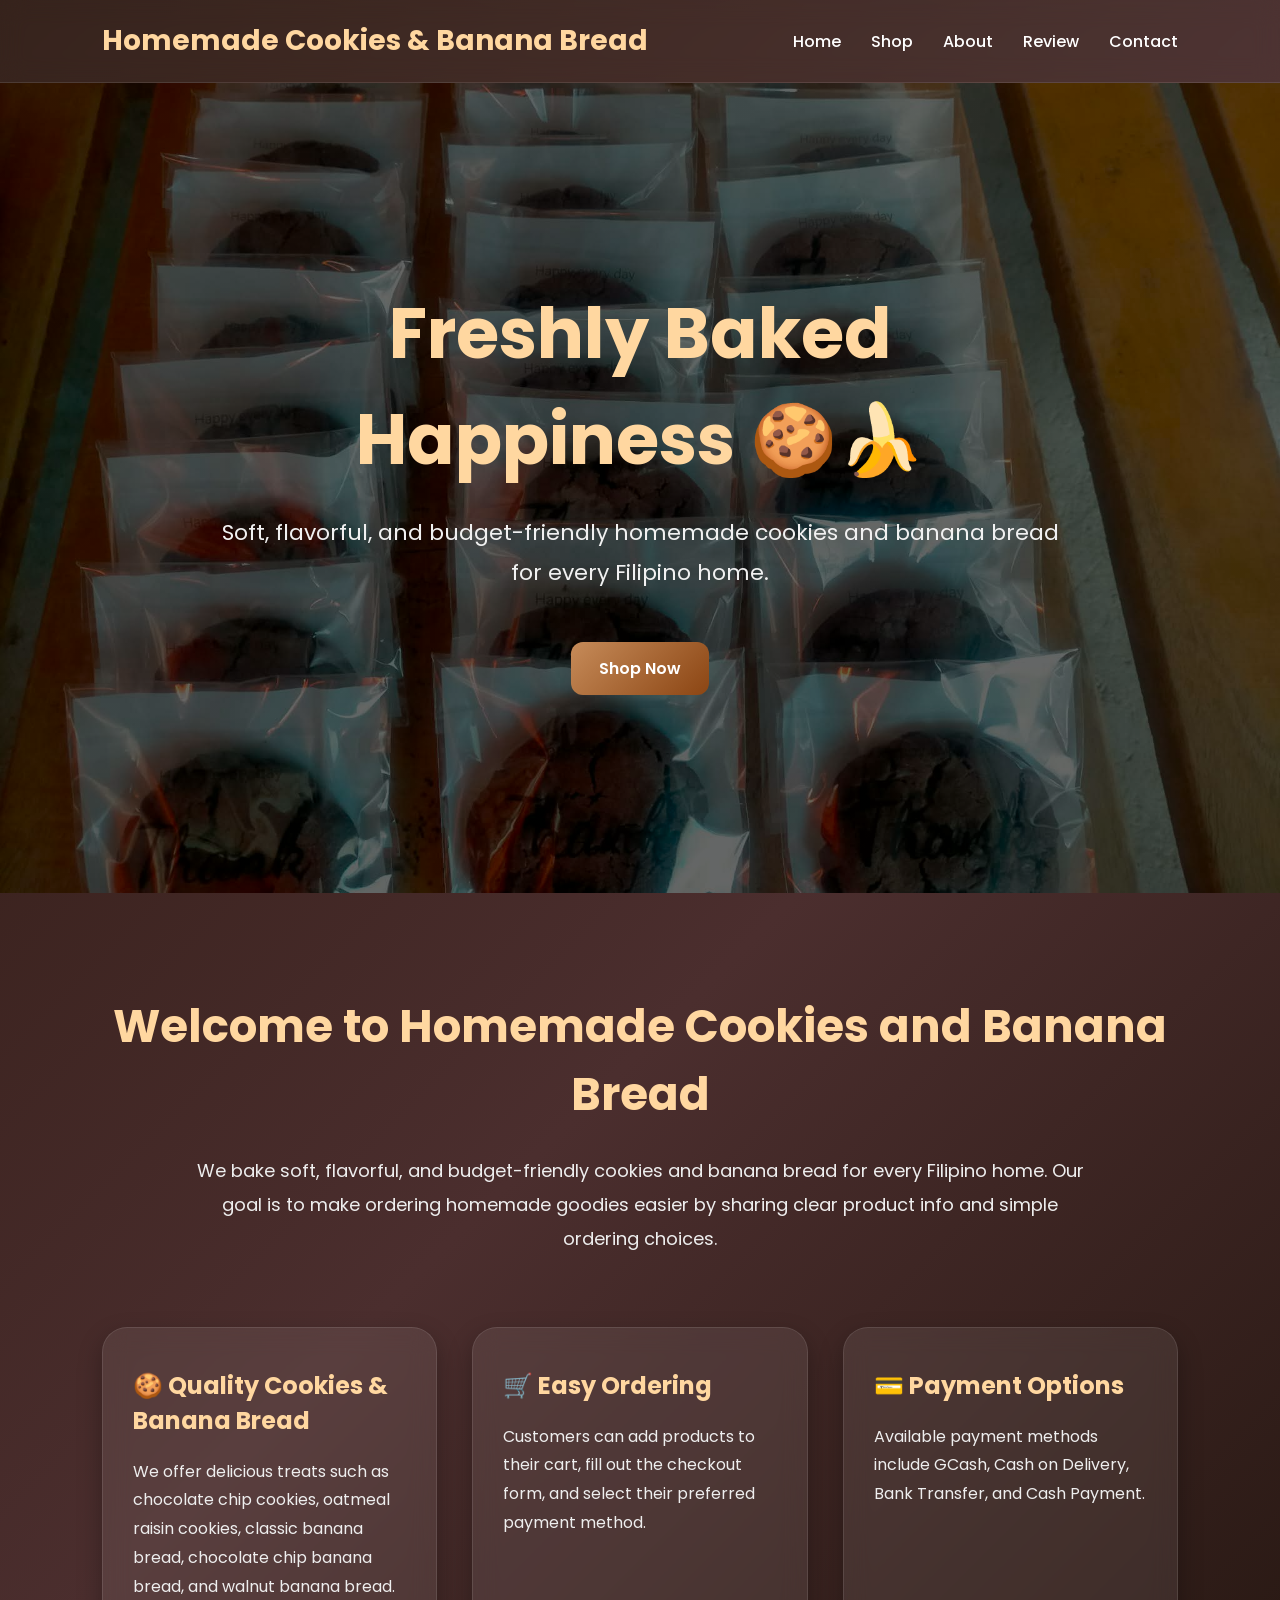
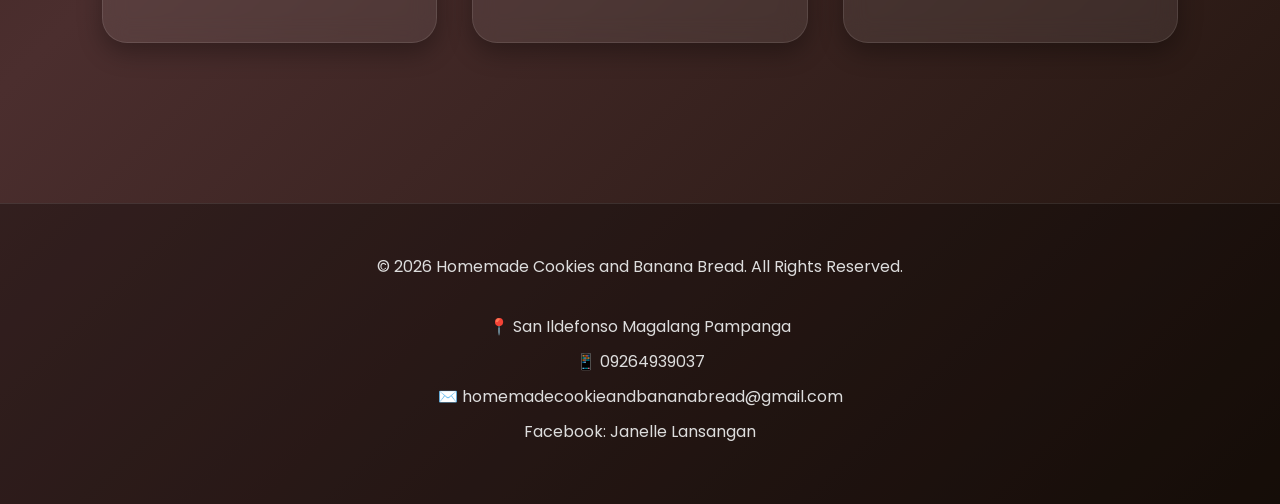
<file: index.html>
<!DOCTYPE html>
<html lang="en">
<head>
    <meta charset="UTF-8">
    <meta name="viewport" content="width=device-width, initial-scale=1.0">
    <title>Homemade Cookies & Banana Bread</title>

    <link rel="stylesheet" href="styles.css">
</head>
<body>

    <!-- ===== NAVBAR ===== -->
    <header>
        <nav class="navbar">

            <h1 class="logo">
                Homemade Cookies & Banana Bread
            </h1>

            <ul class="nav-links">
                <li><a href="index.html">Home</a></li>
                <li><a href="shop.html">Shop</a></li>
                <li><a href="about.html">About</a></li>
                <li><a href="review.html">Review</a></li>
                <li><a href="contact.html">Contact</a></li>
            </ul>

        </nav>
    </header>

    <!-- ===== HERO SECTION ===== -->
    <section class="home-hero">

        <div class="hero-content">

            <h2>
                Freshly Baked Happiness 🍪🍌
            </h2>

            <p>
                Soft, flavorful, and budget-friendly homemade
                cookies and banana bread for every Filipino home.
            </p>

            <a href="shop.html" class="btn">
                Shop Now
            </a>

        </div>

    </section>

    <!-- ===== HOME ABOUT ===== -->
    <section class="home-info">

        <div class="info-box">

            <h2>
                Welcome to Homemade Cookies and Banana Bread
            </h2>

            <p>
                We bake soft, flavorful, and budget-friendly cookies
                and banana bread for every Filipino home.
                Our goal is to make ordering homemade goodies easier
                by sharing clear product info and simple ordering choices.
            </p>

        </div>

        <div class="info-grid">

            <!-- CARD 1 -->
            <div class="home-card">

                <h3>
                    🍪 Quality Cookies & Banana Bread
                </h3>

                <p>
                    We offer delicious treats such as chocolate chip cookies,
                    oatmeal raisin cookies, classic banana bread,
                    chocolate chip banana bread, and walnut banana bread.
                </p>

            </div>

            <!-- CARD 2 -->
            <div class="home-card">

                <h3>
                    🛒 Easy Ordering
                </h3>

                <p>
                    Customers can add products to their cart,
                    fill out the checkout form,
                    and select their preferred payment method.
                </p>

            </div>

            <!-- CARD 3 -->
            <div class="home-card">

                <h3>
                    💳 Payment Options
                </h3>

                <p>
                    Available payment methods include
                    GCash, Cash on Delivery,
                    Bank Transfer, and Cash Payment.
                </p>

            </div>

        </div>

    </section>

    <!-- ===== FOOTER ===== -->
    <footer>

        <p>
            © 2026 Homemade Cookies and Banana Bread.
            All Rights Reserved.
        </p>

        <br>

        <p>
            📍 San Ildefonso Magalang Pampanga
        </p>

        <p>
            📱 09264939037
        </p>

        <p>
            ✉️ homemadecookieandbananabread@gmail.com
        </p>

        <p>
            Facebook: Janelle Lansangan
        </p>

    </footer>

</body>
</html>
</file>
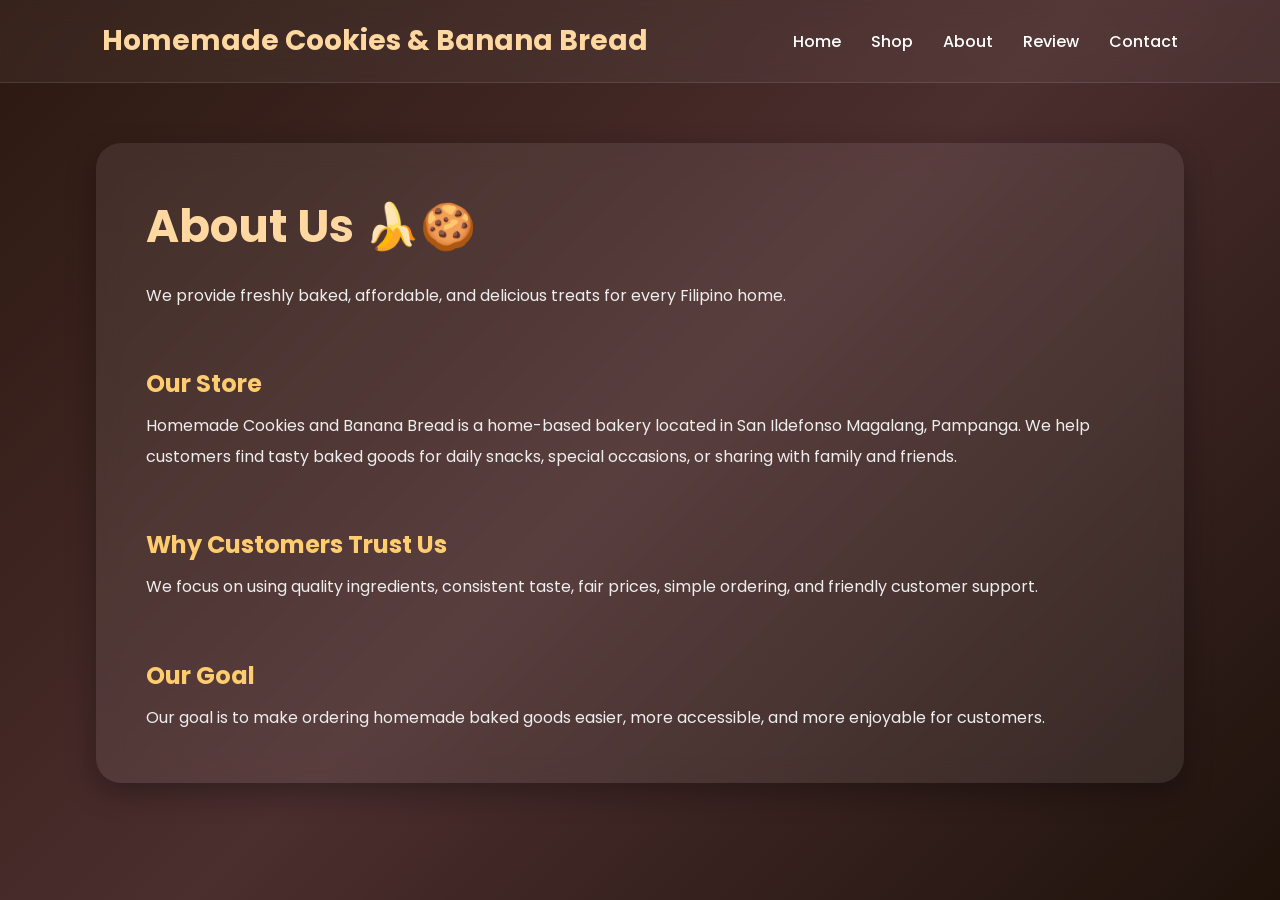
<file: about.html>
<!DOCTYPE html>
<html lang="en">
<head>
    <meta charset="UTF-8">
    <meta name="viewport" content="width=device-width, initial-scale=1.0">
    <title>About Us</title>
    <link rel="stylesheet" href="styles.css">
</head>
<body>

<header>
    <nav class="navbar">
        <h1 class="logo">Homemade Cookies & Banana Bread</h1>

        <ul class="nav-links">
            <li><a href="index.html">Home</a></li>
            <li><a href="shop.html">Shop</a></li>
            <li><a href="about.html">About</a></li>
            <li><a href="review.html">Review</a></li>
            <li><a href="contact.html">Contact</a></li>
        </ul>
    </nav>
</header>

<section class="about-section">

    <h1>About Us 🍌🍪</h1>

    <p>
        We provide freshly baked, affordable, and delicious treats
        for every Filipino home.
    </p>

    <br>

    <h2>Our Store</h2>

    <p>
        Homemade Cookies and Banana Bread is a home-based bakery located in
        San Ildefonso Magalang, Pampanga. We help customers find tasty baked
        goods for daily snacks, special occasions, or sharing with family and friends.
    </p>

    <br>

    <h2>Why Customers Trust Us</h2>

    <p>
        We focus on using quality ingredients, consistent taste,
        fair prices, simple ordering, and friendly customer support.
    </p>

    <br>

    <h2>Our Goal</h2>

    <p>
        Our goal is to make ordering homemade baked goods easier,
        more accessible, and more enjoyable for customers.
    </p>

</section>

</body>
</html>
</file>
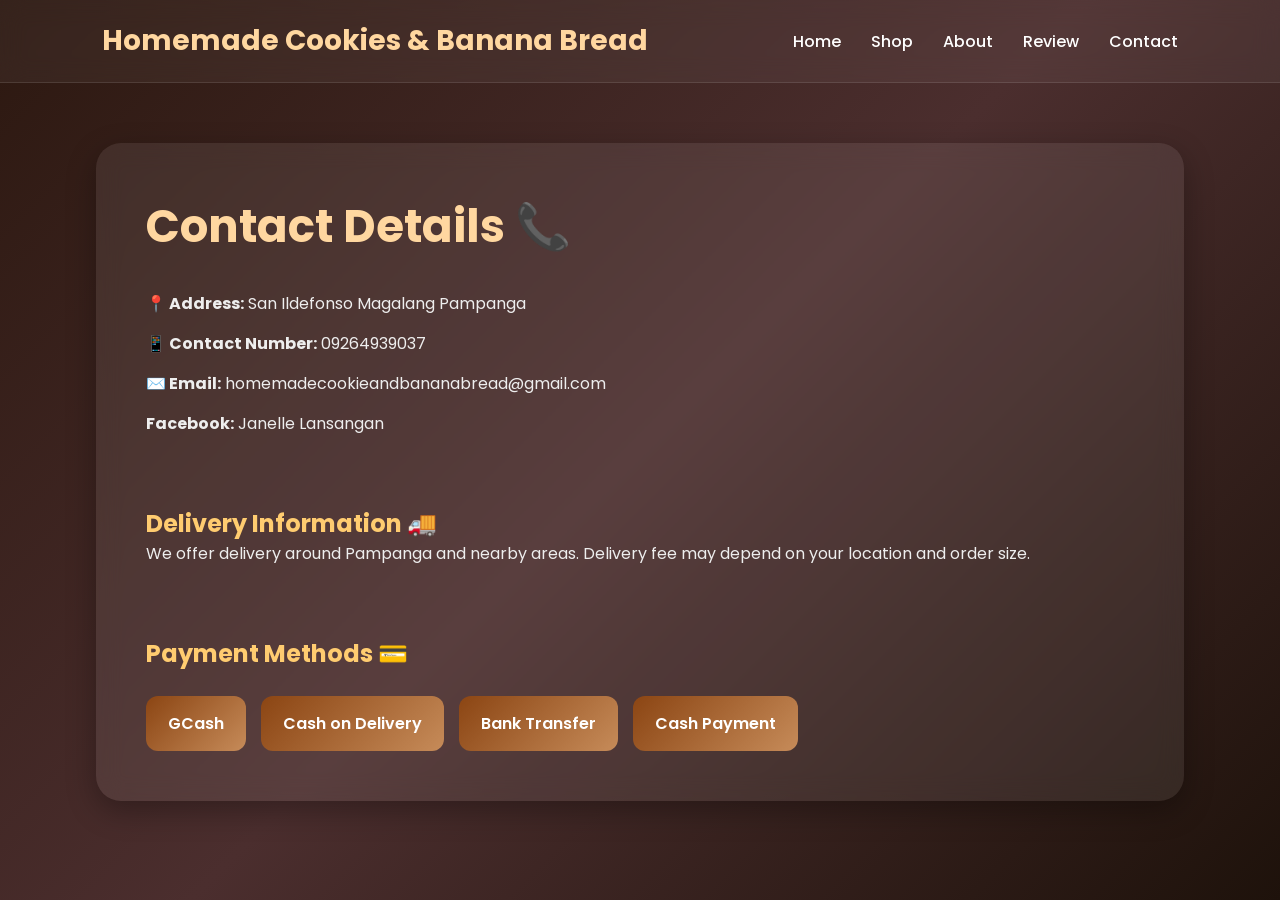
<file: contact.html>
<!DOCTYPE html>
<html lang="en">
<head>
    <meta charset="UTF-8">
    <meta name="viewport" content="width=device-width, initial-scale=1.0">
    <title>Contact Us</title>
    <link rel="stylesheet" href="styles.css">
</head>
<body>

<header>
    <nav class="navbar">
        <h1 class="logo">Homemade Cookies & Banana Bread</h1>

        <ul class="nav-links">
            <li><a href="index.html">Home</a></li>
            <li><a href="shop.html">Shop</a></li>
            <li><a href="about.html">About</a></li>
            <li><a href="review.html">Review</a></li>
            <li><a href="contact.html">Contact</a></li>
        </ul>
    </nav>
</header>

<section class="contact-section">

    <h1>Contact Details 📞</h1>

    <p><strong>📍 Address:</strong> San Ildefonso Magalang Pampanga</p>

    <p><strong>📱 Contact Number:</strong> 09264939037</p>

    <p><strong>✉️ Email:</strong> homemadecookieandbananabread@gmail.com</p>

    <p><strong>Facebook:</strong> Janelle Lansangan</p>

    <br>

    <h2>Delivery Information 🚚</h2>

    <p>
        We offer delivery around Pampanga and nearby areas.
        Delivery fee may depend on your location and order size.
    </p>

    <br>

    <h2>Payment Methods 💳</h2>

    <div class="payment-box">
        <span>GCash</span>
        <span>Cash on Delivery</span>
        <span>Bank Transfer</span>
        <span>Cash Payment</span>
    </div>

</section>

</body>
</html>
</file>
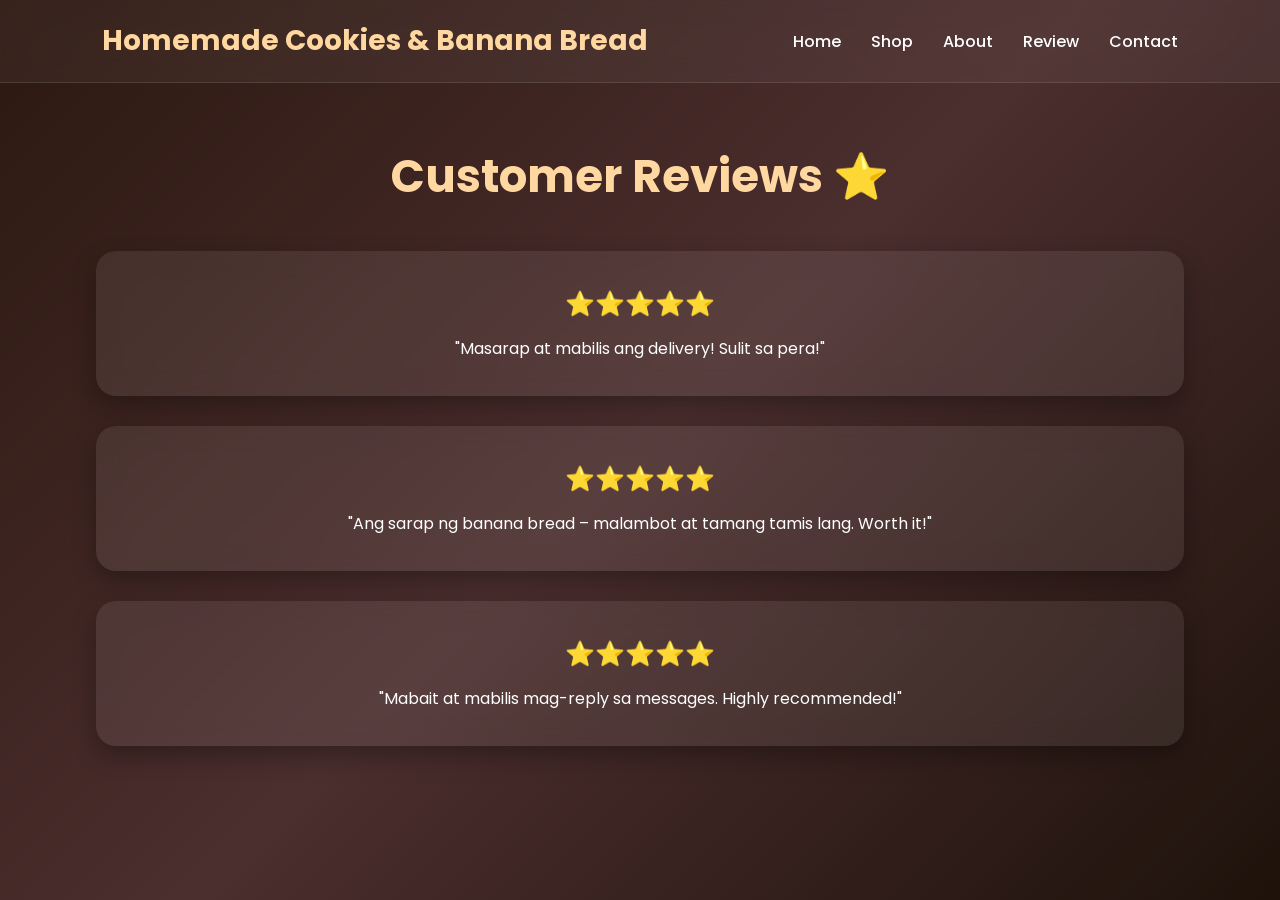
<file: review.html>
<!DOCTYPE html>
<html lang="en">
<head>
    <meta charset="UTF-8">
    <meta name="viewport" content="width=device-width, initial-scale=1.0">
    <title>Customer Reviews</title>
    <link rel="stylesheet" href="styles.css">
</head>
<body>

<header>
    <nav class="navbar">
        <h1 class="logo">Homemade Cookies & Banana Bread</h1>

        <ul class="nav-links">
            <li><a href="index.html">Home</a></li>
            <li><a href="shop.html">Shop</a></li>
            <li><a href="about.html">About</a></li>
            <li><a href="review.html">Review</a></li>
            <li><a href="contact.html">Contact</a></li>
        </ul>
    </nav>
</header>

<section class="review-section">

    <h1>Customer Reviews ⭐</h1>

    <div class="review-card">
        <h2>⭐⭐⭐⭐⭐</h2>
        <p>"Masarap at mabilis ang delivery! Sulit sa pera!"</p>
    </div>

    <div class="review-card">
        <h2>⭐⭐⭐⭐⭐</h2>
        <p>"Ang sarap ng banana bread – malambot at tamang tamis lang. Worth it!"</p>
    </div>

    <div class="review-card">
        <h2>⭐⭐⭐⭐⭐</h2>
        <p>"Mabait at mabilis mag-reply sa messages. Highly recommended!"</p>
    </div>

</section>

</body>
</html>
</file>
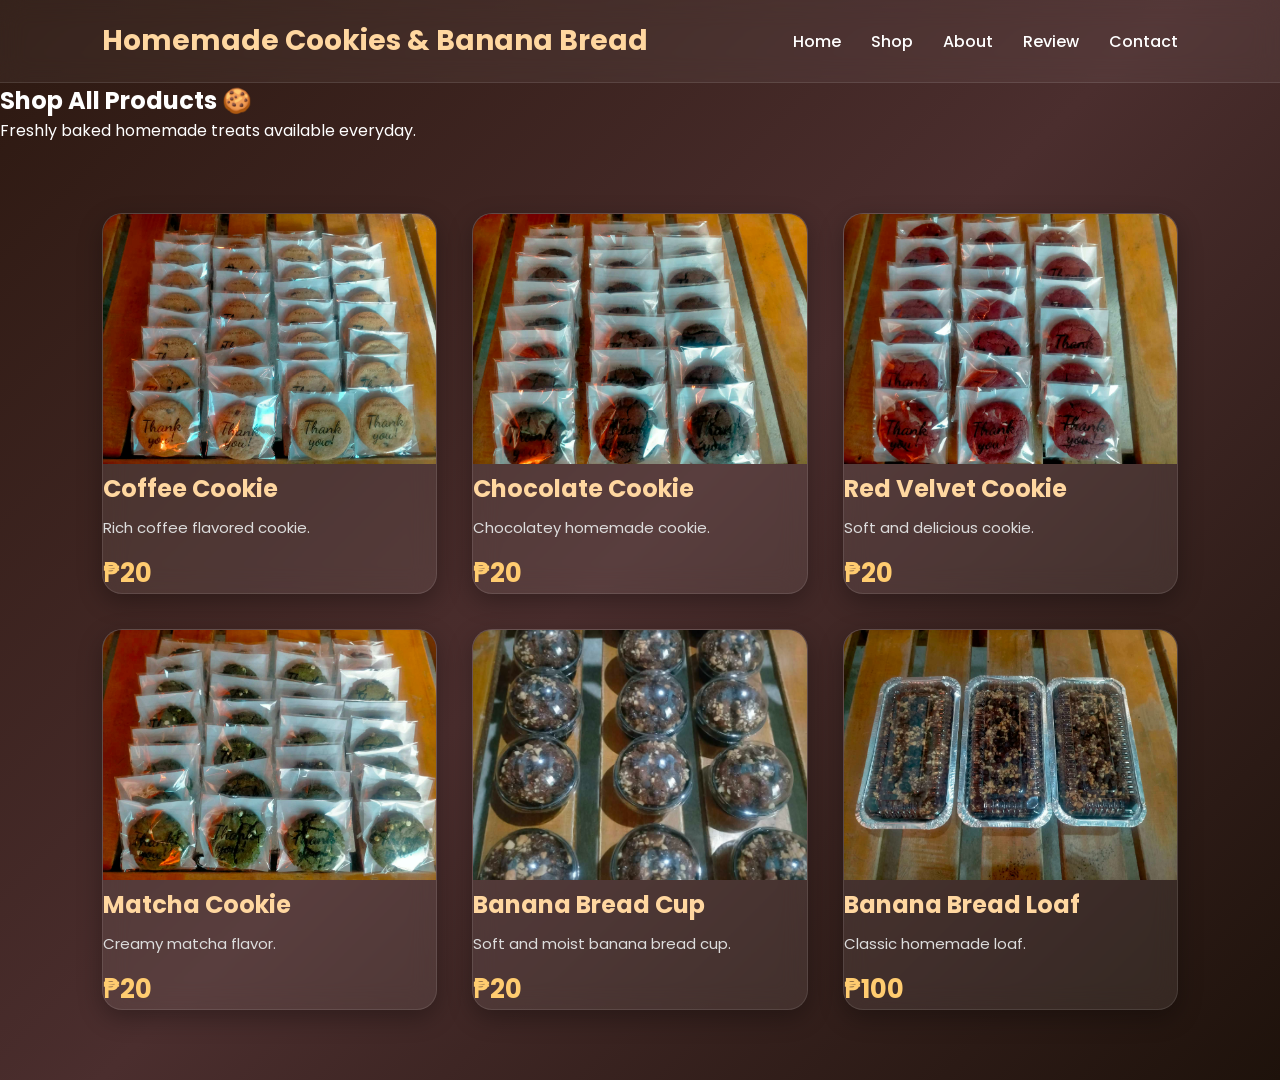
<file: shop.html>
<!DOCTYPE html>
<html lang="en">
<head>
    <meta charset="UTF-8">
    <meta name="viewport" content="width=device-width, initial-scale=1.0">
    <title>Shop | Homemade Cookies & Banana Bread</title>
    <link rel="stylesheet" href="styles.css">
</head>
<body>

    <!-- NAVBAR -->
    <header>
        <nav class="navbar">
            <h1 class="logo">Homemade Cookies & Banana Bread</h1>

            <ul class="nav-links">
                <li><a href="index.html">Home</a></li>
                <li><a href="shop.html">Shop</a></li>
                <li><a href="about.html">About</a></li>
                <li><a href="review.html">Review</a></li>
                <li><a href="contact.html">Contact</a></li>
            </ul>
        </nav>
    </header>

    <section class="hero">
        <h2>Shop All Products 🍪</h2>
        <p>Freshly baked homemade treats available everyday.</p>
    </section>

    <section class="products">

        <div class="product-container">

            <div class="card">
                <img src="Coffee Cookies.jpg" alt="Coffee Cookie">
                <h3>Coffee Cookie</h3>
                <p>Rich coffee flavored cookie.</p>
                <span>₱20</span>
            </div>

            <div class="card">
                <img src="Chocolate Cookies.jpg" alt="Chocolate Cookie">
                <h3>Chocolate Cookie</h3>
                <p>Chocolatey homemade cookie.</p>
                <span>₱20</span>
            </div>

            <div class="card">
                <img src="Red Velvet Cookies.jpg" alt="Red Velvet Cookie">
                <h3>Red Velvet Cookie</h3>
                <p>Soft and delicious cookie.</p>
                <span>₱20</span>
            </div>

            <div class="card">
                <img src="Matcha Cookies.jpg" alt="Matcha Cookie">
                <h3>Matcha Cookie</h3>
                <p>Creamy matcha flavor.</p>
                <span>₱20</span>
            </div>

            <div class="card">
                <img src="Banana Muffin.jpg" alt="Banana Bread Cup">
                <h3>Banana Bread Cup</h3>
                <p>Soft and moist banana bread cup.</p>
                <span>₱20</span>
            </div>

            <div class="card">
                <img src="Banana loaf.jpg" alt="Banana Bread Loaf">
                <h3>Banana Bread Loaf</h3>
                <p>Classic homemade loaf.</p>
                <span>₱100</span>
            </div>

        </div>
    </section>

</body>
</html>
</file>
<file: styles.css>
/* =====================================================
   GOOGLE FONT
===================================================== */
@import url('https://fonts.googleapis.com/css2?family=Poppins:wght@300;400;500;600;700&display=swap');

/* =====================================================
   GLOBAL
===================================================== */
*{
    margin: 0;
    padding: 0;
    box-sizing: border-box;
    font-family: 'Poppins', sans-serif;
}

body{
    background: linear-gradient(135deg, #2c1810, #4b2e2e, #1e120b);
    color: white;
    min-height: 100vh;
}

/* =====================================================
   NAVBAR
===================================================== */
.navbar{
    width: 100%;
    padding: 20px 8%;
    display: flex;
    justify-content: space-between;
    align-items: center;

    background: rgba(255,255,255,0.05);
    backdrop-filter: blur(12px);

    border-bottom: 1px solid rgba(255,255,255,0.1);

    position: sticky;
    top: 0;
    z-index: 100;
}

.logo{
    font-size: 28px;
    font-weight: 700;
    color: #ffd7a0;
}

.nav-links{
    display: flex;
    list-style: none;
    gap: 30px;
}

.nav-links a{
    text-decoration: none;
    color: white;
    font-weight: 500;
    transition: 0.3s ease;
    position: relative;
}

.nav-links a:hover{
    color: #ffd7a0;
}

.nav-links a::after{
    content: '';
    position: absolute;
    left: 0;
    bottom: -5px;

    width: 0%;
    height: 2px;

    background: #ffd7a0;
    transition: 0.3s;
}

.nav-links a:hover::after{
    width: 100%;
}

/* =====================================================
   BUTTON
===================================================== */
.btn{
    display: inline-block;
    margin-top: 20px;
    padding: 14px 28px;

    border-radius: 12px;

    background: linear-gradient(135deg, #c68b59, #8b4513);

    color: white;
    text-decoration: none;
    font-weight: 600;

    transition: 0.3s ease;
}

.btn:hover{
    transform: scale(1.05);

    background: linear-gradient(135deg, #e0a96d, #a0522d);
}

/* =====================================================
   HOME PAGE HERO
===================================================== */
.home-hero{
    height: 90vh;

    display: flex;
    justify-content: center;
    align-items: center;

    text-align: center;
    padding: 20px;

    background:
    linear-gradient(rgba(0,0,0,0.6),
    rgba(0,0,0,0.6)),
    url('Chocolate Cookies.jpg');

    background-size: cover;
    background-position: center;
}

.hero-content{
    max-width: 850px;
}

.hero-content h2{
    font-size: 70px;
    color: #ffd7a0;
    margin-bottom: 20px;
}

.hero-content p{
    font-size: 22px;
    color: #f1f1f1;

    line-height: 1.8;

    margin-bottom: 30px;
}

/* =====================================================
   HOME INFO SECTION
===================================================== */
.home-info{
    padding: 100px 8%;
}

.info-box{
    text-align: center;
    margin-bottom: 70px;
}

.info-box h2{
    font-size: 45px;
    color: #ffd7a0;
    margin-bottom: 25px;
}

.info-box p{
    font-size: 18px;
    color: #eee;

    line-height: 1.9;

    max-width: 900px;
    margin: auto;
}

/* =====================================================
   HOME CARDS
===================================================== */
.info-grid{
    display: grid;

    grid-template-columns: repeat(auto-fit, minmax(280px,1fr));

    gap: 35px;
}

.home-card{
    background: rgba(255,255,255,0.08);

    backdrop-filter: blur(12px);

    padding: 40px 30px;

    border-radius: 25px;

    transition: 0.4s ease;

    box-shadow: 0 10px 25px rgba(0,0,0,0.3);

    border: 1px solid rgba(255,255,255,0.1);
}

.home-card:hover{
    transform: translateY(-10px);
}

.home-card h3{
    color: #ffd7a0;

    margin-bottom: 20px;

    font-size: 24px;
}

.home-card p{
    color: #eee;
    line-height: 1.8;
}

/* =====================================================
   SHOP PAGE
===================================================== */
.products{
    padding: 70px 8%;
}

.products h2{
    text-align: center;

    font-size: 45px;

    margin-bottom: 50px;

    color: #ffd7a0;
}

.product-container{
    display: grid;

    grid-template-columns: repeat(auto-fit, minmax(280px,1fr));

    gap: 35px;
}

/* =====================================================
   PRODUCT CARD
===================================================== */
.card{
    background: rgba(255,255,255,0.08);

    border: 1px solid rgba(255,255,255,0.1);

    backdrop-filter: blur(12px);

    border-radius: 20px;

    overflow: hidden;

    transition: 0.4s ease;

    box-shadow: 0 8px 25px rgba(0,0,0,0.3);
}

.card:hover{
    transform: translateY(-10px) scale(1.02);

    box-shadow: 0 15px 35px rgba(0,0,0,0.4);
}

.card img{
    width: 100%;
    height: 250px;

    object-fit: cover;
}

.card-content{
    padding: 20px;
    text-align: center;
}

.card h3{
    font-size: 24px;

    margin-bottom: 10px;

    color: #ffd7a0;
}

.card p{
    font-size: 15px;

    color: #ddd;

    margin-bottom: 15px;
}

.card span{
    font-size: 26px;

    font-weight: bold;

    color: #ffcc70;
}

/* =====================================================
   ABOUT PAGE
===================================================== */
.about-section{
    width: 85%;

    margin: 60px auto;

    padding: 50px;

    border-radius: 25px;

    background: rgba(255,255,255,0.08);

    backdrop-filter: blur(12px);

    box-shadow: 0 10px 30px rgba(0,0,0,0.3);
}

.about-section h1{
    font-size: 45px;

    margin-bottom: 20px;

    color: #ffd7a0;
}

.about-section h2{
    margin-top: 30px;
    margin-bottom: 10px;

    color: #ffcc70;
}

.about-section p{
    line-height: 1.9;

    color: #eee;
}

/* =====================================================
   REVIEW PAGE
===================================================== */
.review-section{
    width: 85%;

    margin: 60px auto;

    text-align: center;
}

.review-section h1{
    font-size: 45px;

    margin-bottom: 40px;

    color: #ffd7a0;
}

.review-card{
    background: rgba(255,255,255,0.08);

    backdrop-filter: blur(12px);

    padding: 35px;

    margin-bottom: 30px;

    border-radius: 20px;

    transition: 0.3s;

    box-shadow: 0 10px 25px rgba(0,0,0,0.3);
}

.review-card:hover{
    transform: scale(1.02);
}

.review-card h2{
    color: gold;

    margin-bottom: 15px;
}

/* =====================================================
   CONTACT PAGE
===================================================== */
.contact-section{
    width: 85%;

    margin: 60px auto;

    padding: 50px;

    border-radius: 25px;

    background: rgba(255,255,255,0.08);

    backdrop-filter: blur(12px);

    box-shadow: 0 10px 30px rgba(0,0,0,0.3);
}

.contact-section h1{
    font-size: 45px;

    margin-bottom: 30px;

    color: #ffd7a0;
}

.contact-section h2{
    color: #ffcc70;

    margin-top: 30px;
}

.contact-section p{
    margin-bottom: 15px;

    color: #eee;
}

/* =====================================================
   PAYMENT BOX
===================================================== */
.payment-box{
    display: flex;

    flex-wrap: wrap;

    gap: 15px;

    margin-top: 25px;
}

.payment-box span{
    background: linear-gradient(135deg, #8b4513, #c68b59);

    padding: 15px 22px;

    border-radius: 12px;

    font-weight: 600;

    transition: 0.3s;
}

.payment-box span:hover{
    transform: scale(1.05);
}

/* =====================================================
   FOOTER
===================================================== */
footer{
    text-align: center;

    padding: 50px 20px;

    margin-top: 60px;

    background: rgba(0,0,0,0.3);

    border-top: 1px solid rgba(255,255,255,0.1);
}

footer p{
    color: #ddd;

    margin-bottom: 10px;
}

/* =====================================================
   RESPONSIVE DESIGN
===================================================== */
@media(max-width: 768px){

    .navbar{
        flex-direction: column;
        gap: 20px;
    }

    .nav-links{
        flex-wrap: wrap;
        justify-content: center;
    }

    .hero-content h2{
        font-size: 45px;
    }

    .hero-content p{
        font-size: 18px;
    }

    .products h2,
    .about-section h1,
    .review-section h1,
    .contact-section h1,
    .info-box h2{
        font-size: 35px;
    }

}
</file>
